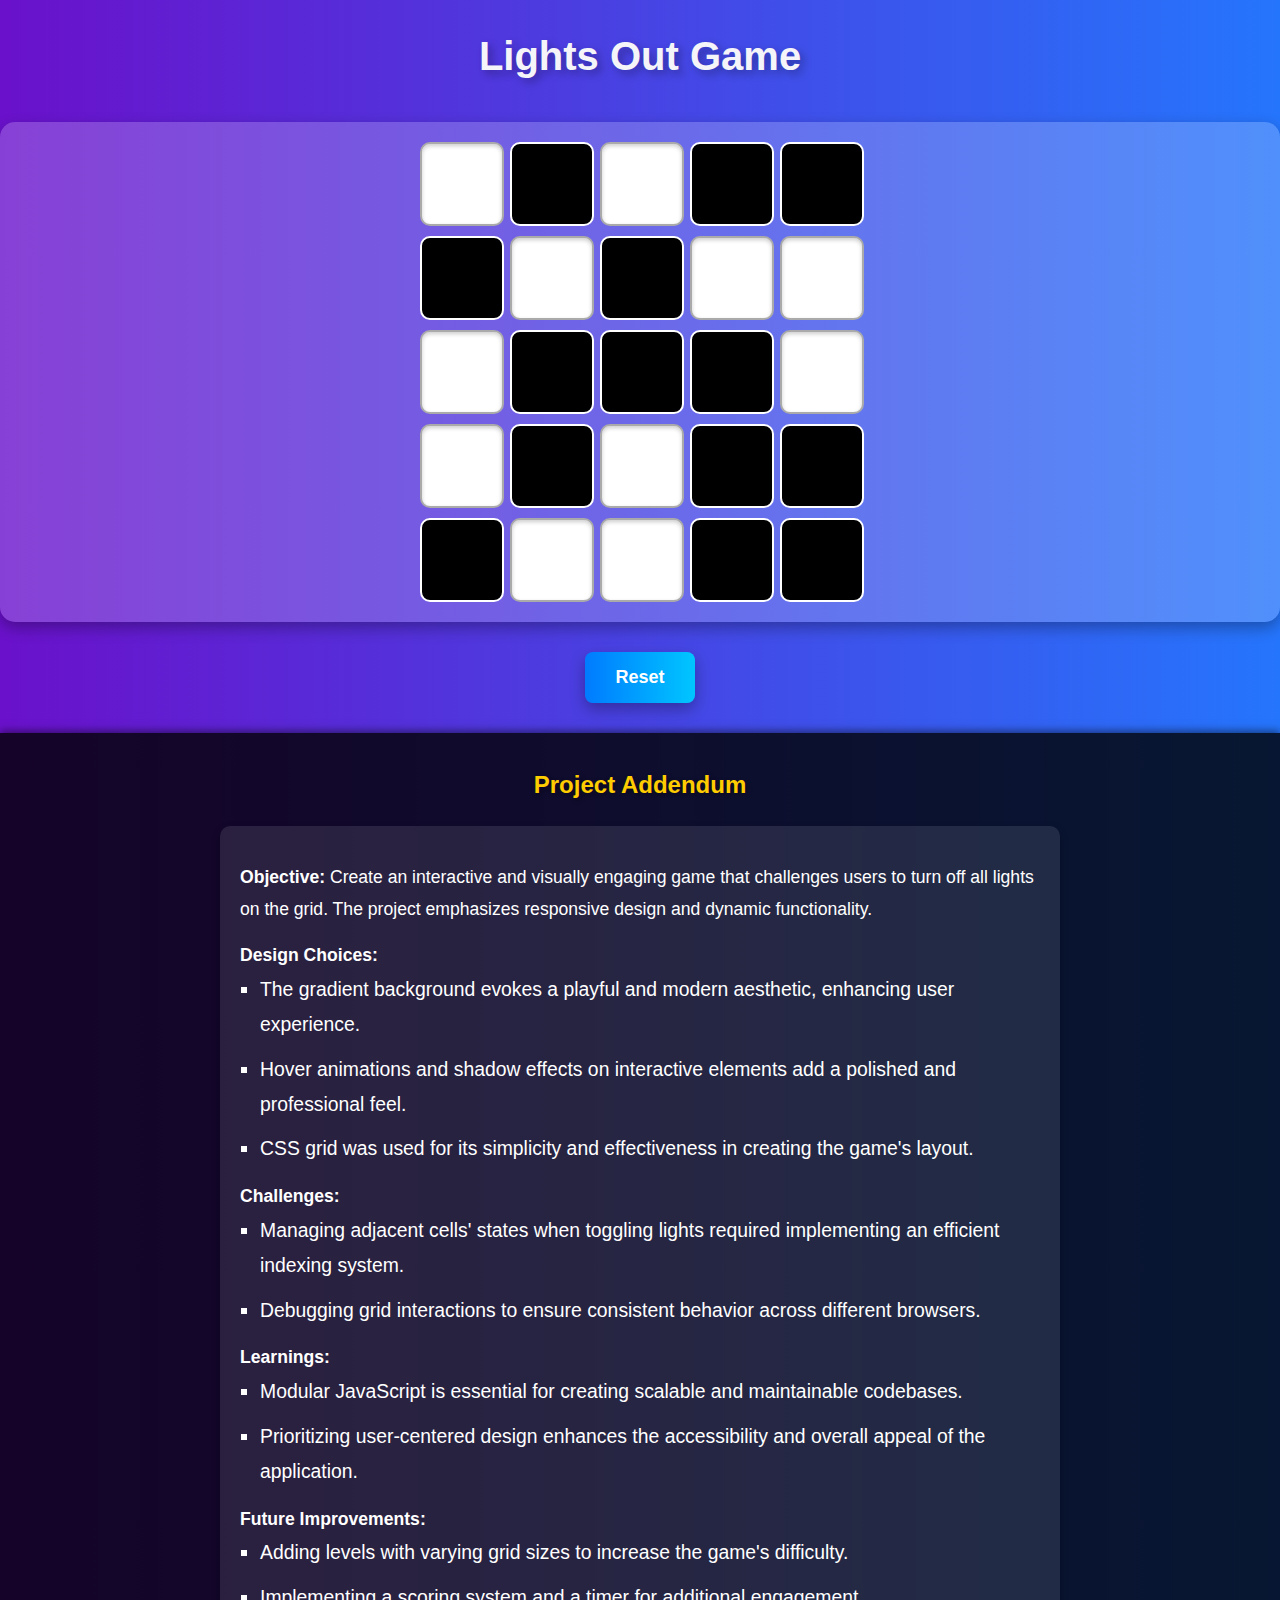
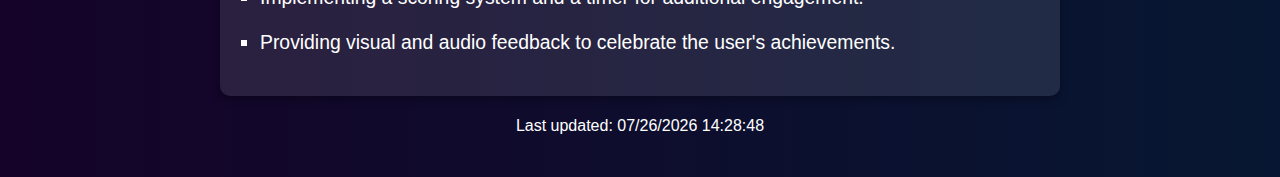
<file: final/index.html>
<!DOCTYPE html>
<html lang="en">
<head>
  <meta charset="UTF-8">
  <meta name="viewport" content="width=device-width, initial-scale=1.0">
  <title>Lights Out Game</title>
  <link rel="stylesheet" href="index.css">
</head>
<body>
  <h1>Lights Out Game</h1>
  <div id="game-board"></div>
  <button id="reset-button">Reset</button>
  <footer>
  <h2 style="text-align: center; color: #ffcc00; text-shadow: 2px 2px 5px rgba(0, 0, 0, 0.4);">Project Addendum</h2>
  <div style="max-width: 800px; margin: 0 auto; text-align: left; padding: 20px; background: rgba(255, 255, 255, 0.1); border-radius: 10px; box-shadow: 0px 4px 8px rgba(0, 0, 0, 0.3);">
    <ul style="list-style: none; padding: 0;">
      <li style="margin-bottom: 15px;">
        <strong>Objective:</strong> Create an interactive and visually engaging game that challenges users to turn off all lights on the grid. The project emphasizes responsive design and dynamic functionality.
      </li>
      <li style="margin-bottom: 15px;">
        <strong>Design Choices:</strong>
        <ul style="list-style: square; margin-left: 20px;">
          <li>The gradient background evokes a playful and modern aesthetic, enhancing user experience.</li>
          <li>Hover animations and shadow effects on interactive elements add a polished and professional feel.</li>
          <li>CSS grid was used for its simplicity and effectiveness in creating the game's layout.</li>
        </ul>
      </li>
      <li style="margin-bottom: 15px;">
        <strong>Challenges:</strong>
        <ul style="list-style: square; margin-left: 20px;">
          <li>Managing adjacent cells' states when toggling lights required implementing an efficient indexing system.</li>
          <li>Debugging grid interactions to ensure consistent behavior across different browsers.</li>
        </ul>
      </li>
      <li style="margin-bottom: 15px;">
        <strong>Learnings:</strong>
        <ul style="list-style: square; margin-left: 20px;">
          <li>Modular JavaScript is essential for creating scalable and maintainable codebases.</li>
          <li>Prioritizing user-centered design enhances the accessibility and overall appeal of the application.</li>
        </ul>
      </li>
      <li style="margin-bottom: 15px;">
        <strong>Future Improvements:</strong>
        <ul style="list-style: square; margin-left: 20px;">
          <li>Adding levels with varying grid sizes to increase the game's difficulty.</li>
          <li>Implementing a scoring system and a timer for additional engagement.</li>
          <li>Providing visual and audio feedback to celebrate the user's achievements.</li>
        </ul>
      </li>
    </ul>
  </div>

 <p>Last updated: 
            <span id="lastModified"></span>
        </p>
</footer>


  <script src="index.js"></script>
  <script type="text/javascript">
    var x = document.lastModified;
    document.getElementById('lastModified').textContent = x;
  </script>
</body>
</html>
</file>
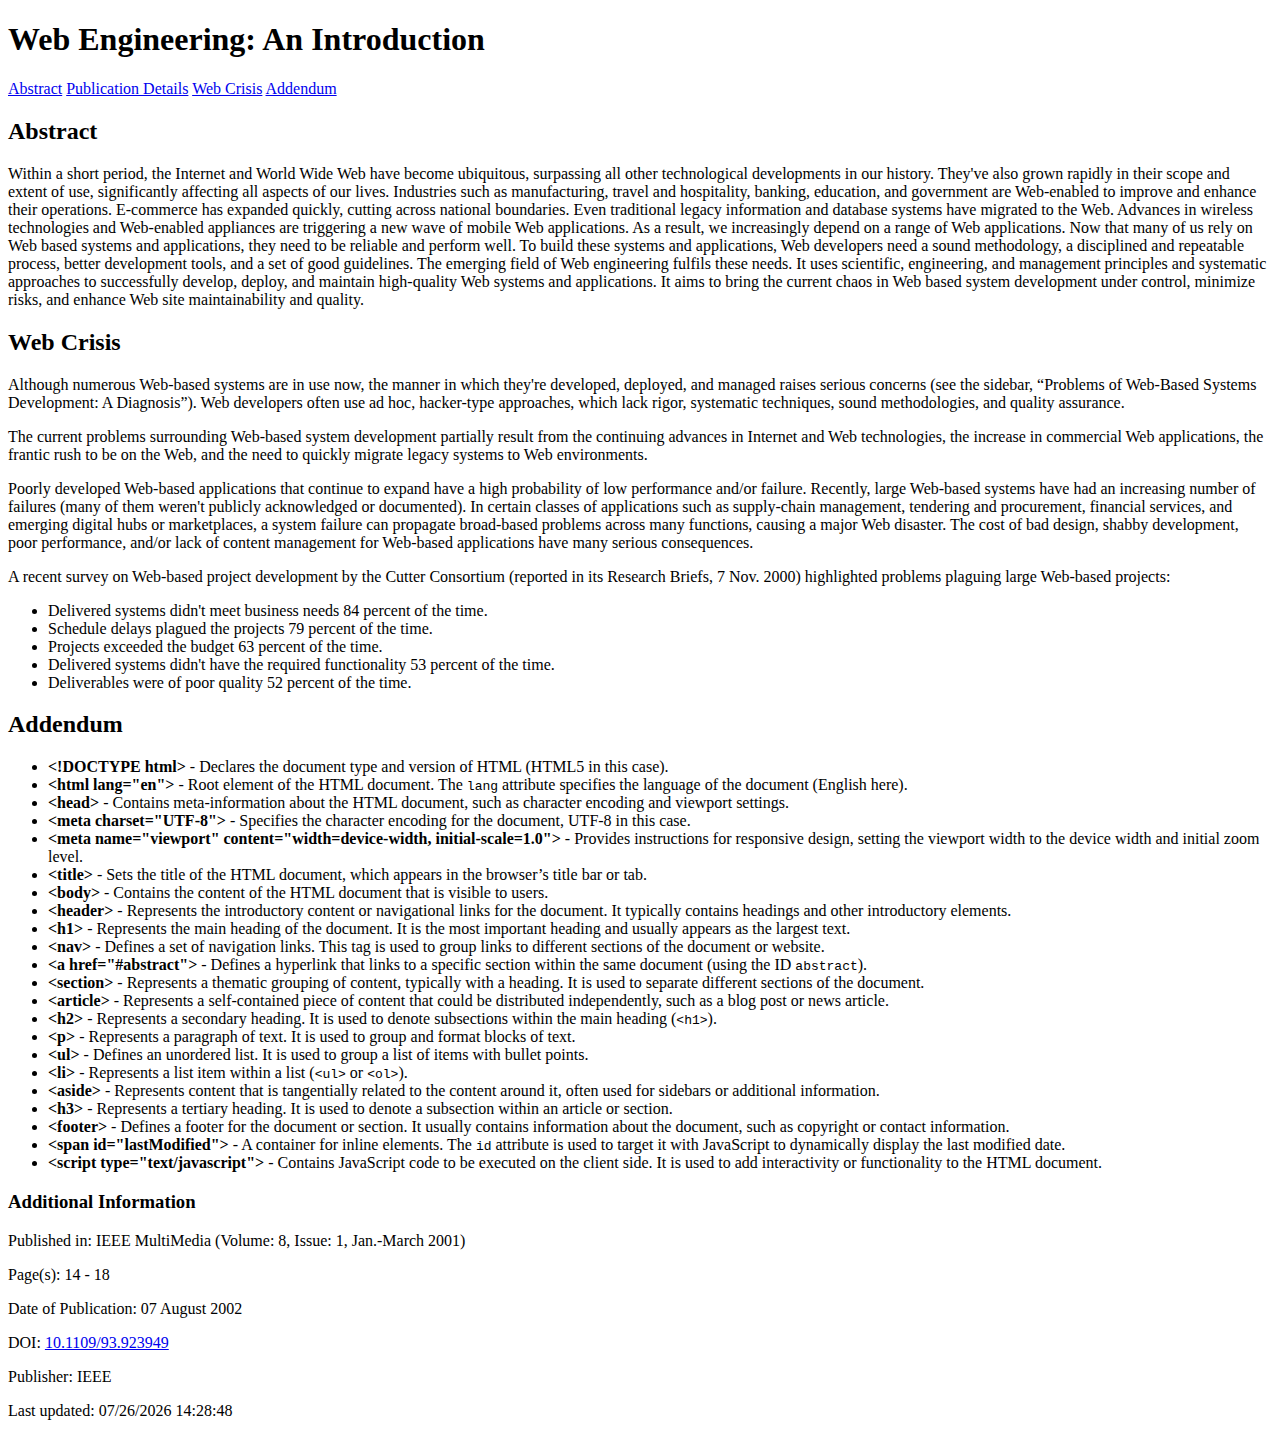
<file: lab-2/index.html>
<!DOCTYPE html>
<html lang="en">
<head>
    <meta charset="UTF-8">
    <meta name="viewport" content="width=device-width, initial-scale=1.0">
    <title>Web Engineering: An Introduction</title>
    </head>
<body>

    <header>
        <h1>Web Engineering: An Introduction</h1>
    </header>

    <nav>
        <a href="#abstract">Abstract</a>
        <a href="#publication">Publication Details</a>
        <a href="#web-crisis">Web Crisis</a>
        <a href="#addendum">Addendum</a>
    </nav>

    <section id="abstract">
        <article>
            <h2>Abstract</h2>
            <p>Within a short period, the Internet and World Wide Web have become ubiquitous, surpassing all other technological developments in our history. They've also grown rapidly in their scope and extent of use, significantly affecting all aspects of our lives. Industries such as manufacturing, travel and hospitality, banking, education, and government are Web-enabled to improve and enhance their operations. E-commerce has expanded quickly, cutting across national boundaries. Even traditional legacy information and database systems have migrated to the Web. Advances in wireless technologies and Web-enabled appliances are triggering a new wave of mobile Web applications. As a result, we increasingly depend on a range of Web applications. Now that many of us rely on Web based systems and applications, they need to be reliable and perform well. To build these systems and applications, Web developers need a sound methodology, a disciplined and repeatable process, better development tools, and a set of good guidelines. The emerging field of Web engineering fulfils these needs. It uses scientific, engineering, and management principles and systematic approaches to successfully develop, deploy, and maintain high-quality Web systems and applications. It aims to bring the current chaos in Web based system development under control, minimize risks, and enhance Web site maintainability and quality.</p>
        </article>
    </section>
    <section id="web-crisis">
        <article>
            <h2>Web Crisis</h2>
            <p>Although numerous Web-based systems are in use now, the manner in which they're developed, deployed, and managed raises serious concerns (see the sidebar, “Problems of Web-Based Systems Development: A Diagnosis”). Web developers often use ad hoc, hacker-type approaches, which lack rigor, systematic techniques, sound methodologies, and quality assurance.</p>
            <p>The current problems surrounding Web-based system development partially result from the continuing advances in Internet and Web technologies, the increase in commercial Web applications, the frantic rush to be on the Web, and the need to quickly migrate legacy systems to Web environments.</p>
            <p>Poorly developed Web-based applications that continue to expand have a high probability of low performance and/or failure. Recently, large Web-based systems have had an increasing number of failures (many of them weren't publicly acknowledged or documented). In certain classes of applications such as supply-chain management, tendering and procurement, financial services, and emerging digital hubs or marketplaces, a system failure can propagate broad-based problems across many functions, causing a major Web disaster. The cost of bad design, shabby development, poor performance, and/or lack of content management for Web-based applications have many serious consequences.</p>
            <p>A recent survey on Web-based project development by the Cutter Consortium (reported in its Research Briefs, 7 Nov. 2000) highlighted problems plaguing large Web-based projects:</p>
            <ul>
                <li>Delivered systems didn't meet business needs 84 percent of the time.</li>
                <li>Schedule delays plagued the projects 79 percent of the time.</li>
                <li>Projects exceeded the budget 63 percent of the time.</li>
                <li>Delivered systems didn't have the required functionality 53 percent of the time.</li>
                <li>Deliverables were of poor quality 52 percent of the time.</li>
            </ul>
        </article>
    </section>
    <section id="addendum">
    <article>
            <h2>Addendum</h2>
            <ul>
                <li><strong>&lt;!DOCTYPE html&gt;</strong> - Declares the document type and version of HTML (HTML5 in this case).</li>
                <li><strong>&lt;html lang="en"&gt;</strong> - Root element of the HTML document. The <code>lang</code> attribute specifies the language of the document (English here).</li>
                <li><strong>&lt;head&gt;</strong> - Contains meta-information about the HTML document, such as character encoding and viewport settings.</li>
                <li><strong>&lt;meta charset="UTF-8"&gt;</strong> - Specifies the character encoding for the document, UTF-8 in this case.</li>
                <li><strong>&lt;meta name="viewport" content="width=device-width, initial-scale=1.0"&gt;</strong> - Provides instructions for responsive design, setting the viewport width to the device width and initial zoom level.</li>
                <li><strong>&lt;title&gt;</strong> - Sets the title of the HTML document, which appears in the browser’s title bar or tab.</li>
                <li><strong>&lt;body&gt;</strong> - Contains the content of the HTML document that is visible to users.</li>
                <li><strong>&lt;header&gt;</strong> - Represents the introductory content or navigational links for the document. It typically contains headings and other introductory elements.</li>
                <li><strong>&lt;h1&gt;</strong> - Represents the main heading of the document. It is the most important heading and usually appears as the largest text.</li>
                <li><strong>&lt;nav&gt;</strong> - Defines a set of navigation links. This tag is used to group links to different sections of the document or website.</li>
                <li><strong>&lt;a href="#abstract"&gt;</strong> - Defines a hyperlink that links to a specific section within the same document (using the ID <code>abstract</code>).</li>
                <li><strong>&lt;section&gt;</strong> - Represents a thematic grouping of content, typically with a heading. It is used to separate different sections of the document.</li>
                <li><strong>&lt;article&gt;</strong> - Represents a self-contained piece of content that could be distributed independently, such as a blog post or news article.</li>
                <li><strong>&lt;h2&gt;</strong> - Represents a secondary heading. It is used to denote subsections within the main heading (<code>&lt;h1&gt;</code>).</li>
                <li><strong>&lt;p&gt;</strong> - Represents a paragraph of text. It is used to group and format blocks of text.</li>
                <li><strong>&lt;ul&gt;</strong> - Defines an unordered list. It is used to group a list of items with bullet points.</li>
                <li><strong>&lt;li&gt;</strong> - Represents a list item within a list (<code>&lt;ul&gt;</code> or <code>&lt;ol&gt;</code>).</li>
                <li><strong>&lt;aside&gt;</strong> - Represents content that is tangentially related to the content around it, often used for sidebars or additional information.</li>
                <li><strong>&lt;h3&gt;</strong> - Represents a tertiary heading. It is used to denote a subsection within an article or section.</li>
                <li><strong>&lt;footer&gt;</strong> - Defines a footer for the document or section. It usually contains information about the document, such as copyright or contact information.</li>
                <li><strong>&lt;span id="lastModified"&gt;</strong> - A container for inline elements. The <code>id</code> attribute is used to target it with JavaScript to dynamically display the last modified date.</li>
                <li><strong>&lt;script type="text/javascript"&gt;</strong> - Contains JavaScript code to be executed on the client side. It is used to add interactivity or functionality to the HTML document.</li>
            </ul>
        </article>
      </section>  

    <aside>
        <h3>Additional Information</h3>
        <p>Published in: IEEE MultiMedia (Volume: 8, Issue: 1, Jan.-March 2001)</p>
        <p>Page(s): 14 - 18</p>
        <p>Date of Publication: 07 August 2002</p>
        <p>DOI: <a href="https://doi.org/10.1109/93.923949" target="_blank">10.1109/93.923949</a></p>
        <p>Publisher: IEEE</p>
    </aside>

    <footer>
        <p>Last updated: 
            <span id="lastModified"></span>
        </p>
    </footer>
    <script type="text/javascript">
         var x = document.lastModified;
         document.getElementById('lastModified').textContent = x;
    </script>

</body>
</html>
</file>
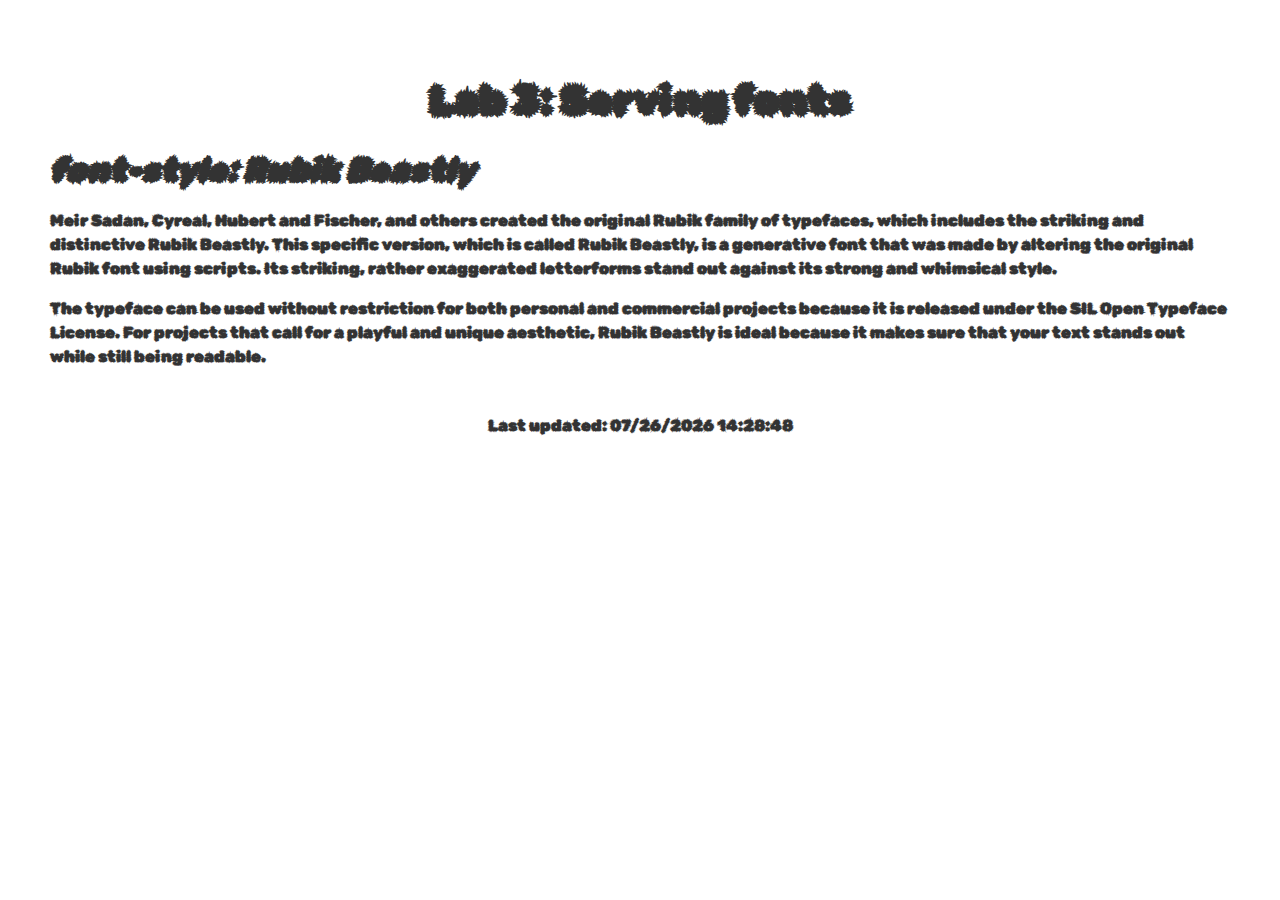
<file: lab-3/index.html>
<!DOCTYPE html>
<html lang="en">
<head>
    <meta charset="UTF-8">
    <meta name="viewport" content="width=device-width, initial-scale=1.0">
    <title>Lab 3: Serving fonts</title>
    <link rel="preconnect" href="https://fonts.googleapis.com">
    <link rel="preconnect" href="https://fonts.gstatic.com" crossorigin>
    <link href="https://fonts.googleapis.com/css2?family=Rubik+Beastly&display=swap" rel="stylesheet">
    <style>
        body {
            font-family: 'Rubik Beastly', sans-serif;
            margin: 25px;
            padding: 25px;
        }

        h1, h2, p, footer {
            font-family: 'Rubik Beastly', sans-serif;
            color: #333;
        }

        h1 {
            font-size: 2.5rem;
            text-align: center;
        }

        h2 {
            font-size: 2rem;
            font-style: italic;
            margin-bottom: 20px;
        }

        p {
            font-size: 1rem;
            line-height: 1.5;
        }

        footer {
            margin-top: 45px;
            text-align: center;
            font-size: 1rem;
            color: #666;
        }
    </style>
</head>
<body>

    <h1>Lab 3: Serving fonts</h1>
    <h2>font-style: Rubik Beastly</h2>

    <p>Meir Sadan, Cyreal, Hubert and Fischer, and others created the original Rubik family of typefaces, 
        which includes the striking and distinctive Rubik Beastly. This specific version, which is called Rubik Beastly, 
        is a generative font that was made by altering the original Rubik font using scripts. Its striking, 
        rather exaggerated letterforms stand out against its strong and whimsical style.
    </p>

    <p>The typeface can be used without restriction for both personal and commercial projects because it is released 
        under the SIL Open Typeface License. For projects that call for a playful and unique aesthetic, 
        Rubik Beastly is ideal because it makes sure that your text stands out while still being readable.
    </p>

    <footer>
        <p>Last updated: 
            <span id="lastModified"></span>
        </p>
    </footer>

    <script type="text/javascript">
        var x = document.lastModified;
        document.getElementById('lastModified').textContent = x;
    </script>
    
</body>
</html>
</file>
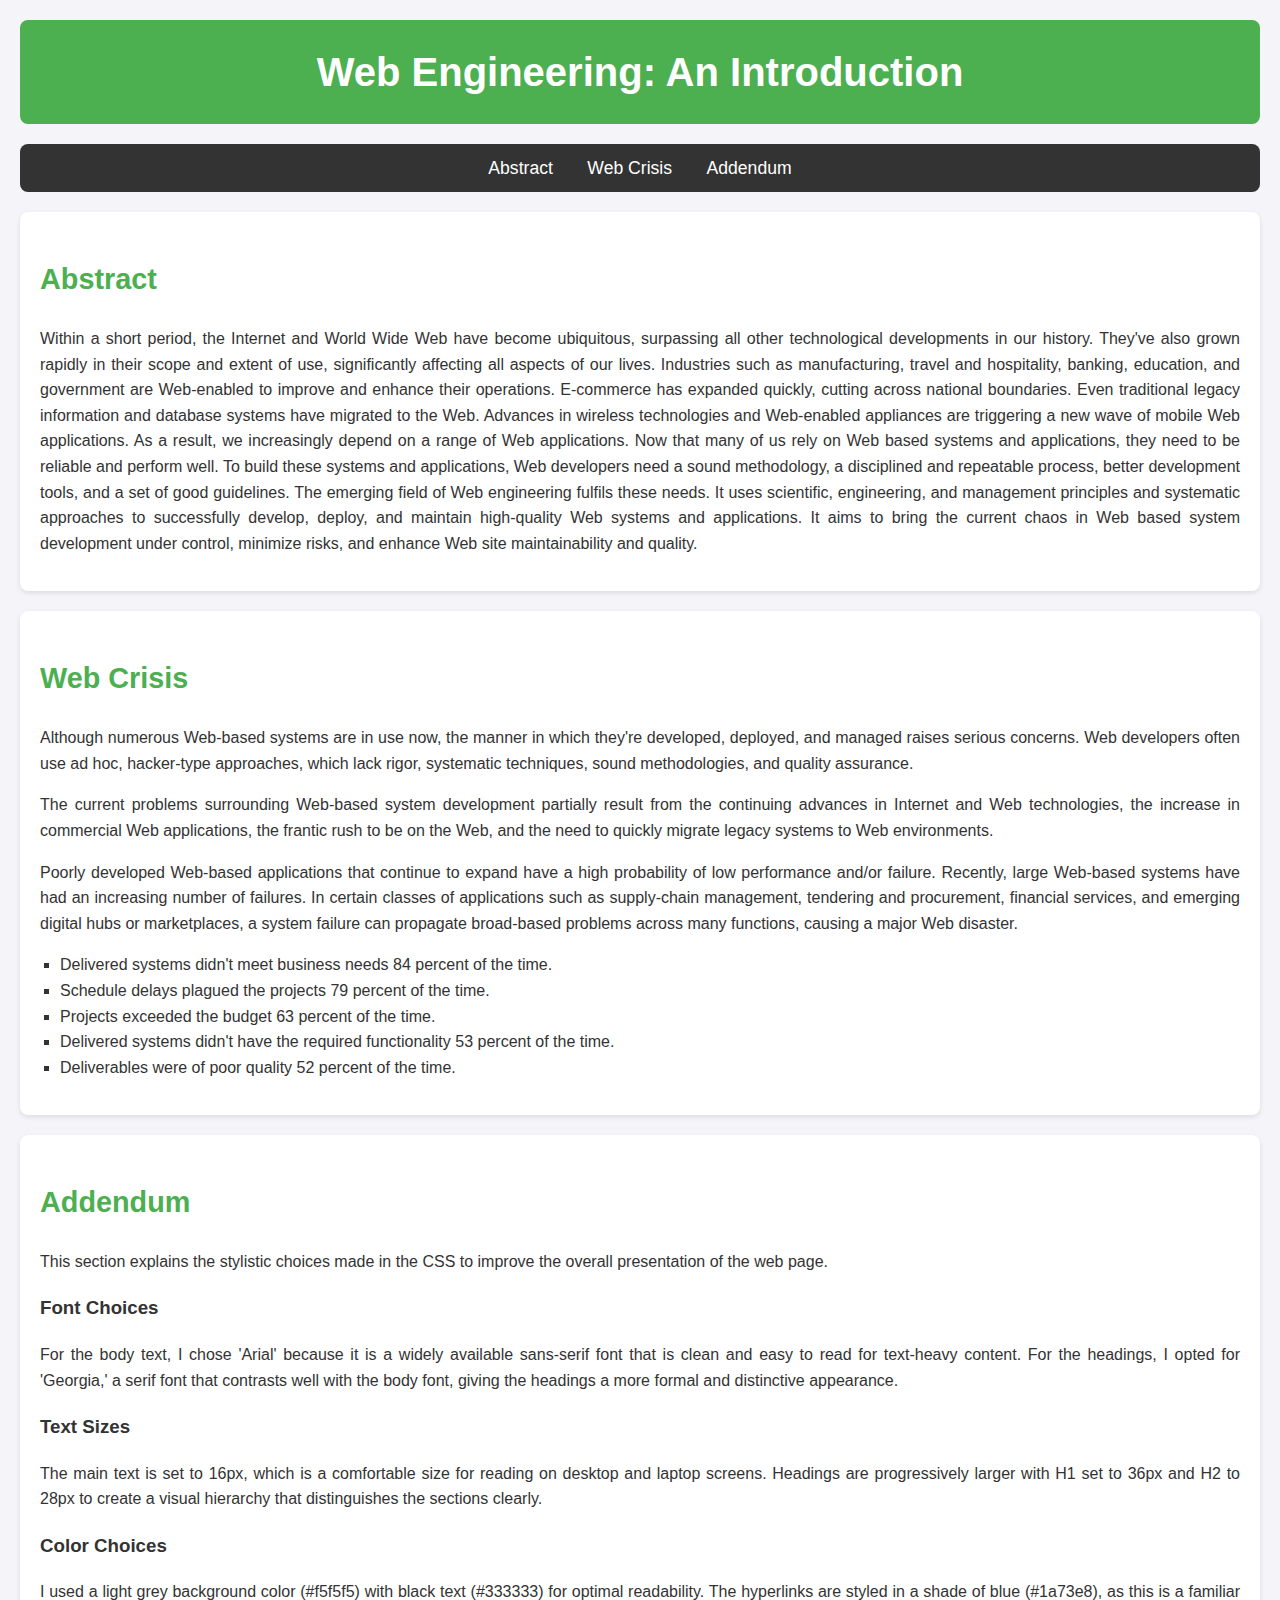
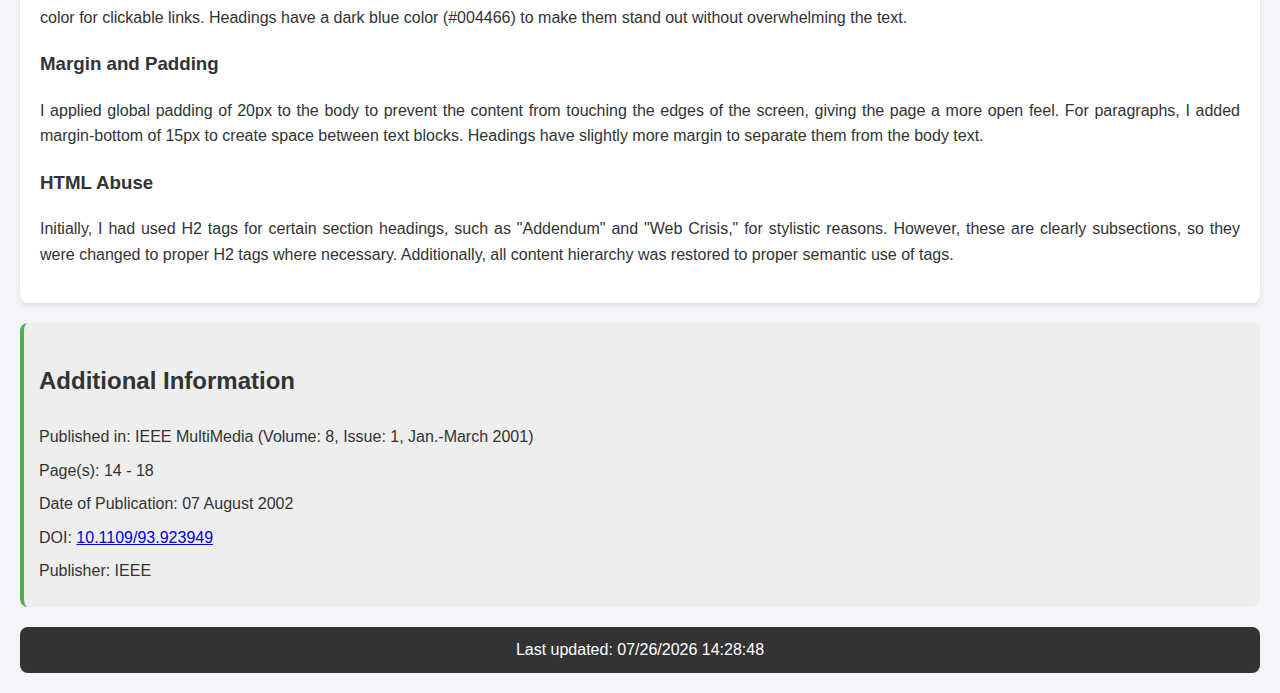
<file: lab-4/index.html>
<!DOCTYPE html>
<html lang="en">

<head>
    <meta charset="UTF-8">
    <meta name="viewport" content="width=device-width, initial-scale=1.0">
    <title>Web Engineering: An Introduction</title>
    <link rel="stylesheet" href="styles.css">
</head>

<body>

    <header>
        <h1>Web Engineering: An Introduction</h1>
    </header>

    <nav>
        <a href="#abstract">Abstract</a>
        
        <a href="#web-crisis">Web Crisis</a>
        <a href="#addendum">Addendum</a>
    </nav>

    <section id="abstract">
        <article>
            <h2>Abstract</h2>
            <p>Within a short period, the Internet and World Wide Web have become ubiquitous, surpassing all other technological developments in our history. They've also grown rapidly in their scope and extent of use, significantly affecting all aspects of our lives. Industries such as manufacturing, travel and hospitality, banking, education, and government are Web-enabled to improve and enhance their operations. E-commerce has expanded quickly, cutting across national boundaries. Even traditional legacy information and database systems have migrated to the Web. Advances in wireless technologies and Web-enabled appliances are triggering a new wave of mobile Web applications. As a result, we increasingly depend on a range of Web applications. Now that many of us rely on Web based systems and applications, they need to be reliable and perform well. To build these systems and applications, Web developers need a sound methodology, a disciplined and repeatable process, better development tools, and a set of good guidelines. The emerging field of Web engineering fulfils these needs. It uses scientific, engineering, and management principles and systematic approaches to successfully develop, deploy, and maintain high-quality Web systems and applications. It aims to bring the current chaos in Web based system development under control, minimize risks, and enhance Web site maintainability and quality.</p>
        </article>
    </section>

    <section id="web-crisis">
        <article>
            <h2>Web Crisis</h2>
            <p>Although numerous Web-based systems are in use now, the manner in which they're developed, deployed, and managed raises serious concerns. Web developers often use ad hoc, hacker-type approaches, which lack rigor, systematic techniques, sound methodologies, and quality assurance.</p>
            <p>The current problems surrounding Web-based system development partially result from the continuing advances in Internet and Web technologies, the increase in commercial Web applications, the frantic rush to be on the Web, and the need to quickly migrate legacy systems to Web environments.</p>
            <p>Poorly developed Web-based applications that continue to expand have a high probability of low performance and/or failure. Recently, large Web-based systems have had an increasing number of failures. In certain classes of applications such as supply-chain management, tendering and procurement, financial services, and emerging digital hubs or marketplaces, a system failure can propagate broad-based problems across many functions, causing a major Web disaster.</p>
            <ul>
                <li>Delivered systems didn't meet business needs 84 percent of the time.</li>
                <li>Schedule delays plagued the projects 79 percent of the time.</li>
                <li>Projects exceeded the budget 63 percent of the time.</li>
                <li>Delivered systems didn't have the required functionality 53 percent of the time.</li>
                <li>Deliverables were of poor quality 52 percent of the time.</li>
            </ul>
        </article>
    </section>

    <section id="addendum">
        <article>
            <h2>Addendum</h2>
            <p>This section explains the stylistic choices made in the CSS to improve the overall presentation of the web page.</p>
            <h3>Font Choices</h3>
            <p>For the body text, I chose 'Arial' because it is a widely available sans-serif font that is clean and easy to read for text-heavy content. For the headings, I opted for 'Georgia,' a serif font that contrasts well with the body font, giving the headings a more formal and distinctive appearance.</p>

            <h3>Text Sizes</h3>
            <p>The main text is set to 16px, which is a comfortable size for reading on desktop and laptop screens. Headings are progressively larger with H1 set to 36px and H2 to 28px to create a visual hierarchy that distinguishes the sections clearly.</p>

            <h3>Color Choices</h3>
            <p>I used a light grey background color (#f5f5f5) with black text (#333333) for optimal readability. The hyperlinks are styled in a shade of blue (#1a73e8), as this is a familiar color for clickable links. Headings have a dark blue color (#004466) to make them stand out without overwhelming the text.</p>

            <h3>Margin and Padding</h3>
            <p>I applied global padding of 20px to the body to prevent the content from touching the edges of the screen, giving the page a more open feel. For paragraphs, I added margin-bottom of 15px to create space between text blocks. Headings have slightly more margin to separate them from the body text.</p>

            <h3>HTML Abuse</h3>
            <p>Initially, I had used H2 tags for certain section headings, such as "Addendum" and "Web Crisis," for stylistic reasons. However, these are clearly subsections, so they were changed to proper H2 tags where necessary. Additionally, all content hierarchy was restored to proper semantic use of tags.</p>
        </article>
    </section>

    <aside>
        <h3>Additional Information</h3>
        <p>Published in: IEEE MultiMedia (Volume: 8, Issue: 1, Jan.-March 2001)</p>
        <p>Page(s): 14 - 18</p>
        <p>Date of Publication: 07 August 2002</p>
        <p>DOI: <a href="https://doi.org/10.1109/93.923949" target="_blank">10.1109/93.923949</a></p>
        <p>Publisher: IEEE</p>
    </aside>

    <footer>
        <p>Last updated:
            <span id="lastModified"></span>
        </p>
    </footer>

    <script type="text/javascript">
        var x = document.lastModified;
        document.getElementById('lastModified').textContent = x;
    </script>

</body>

</html>
</file>
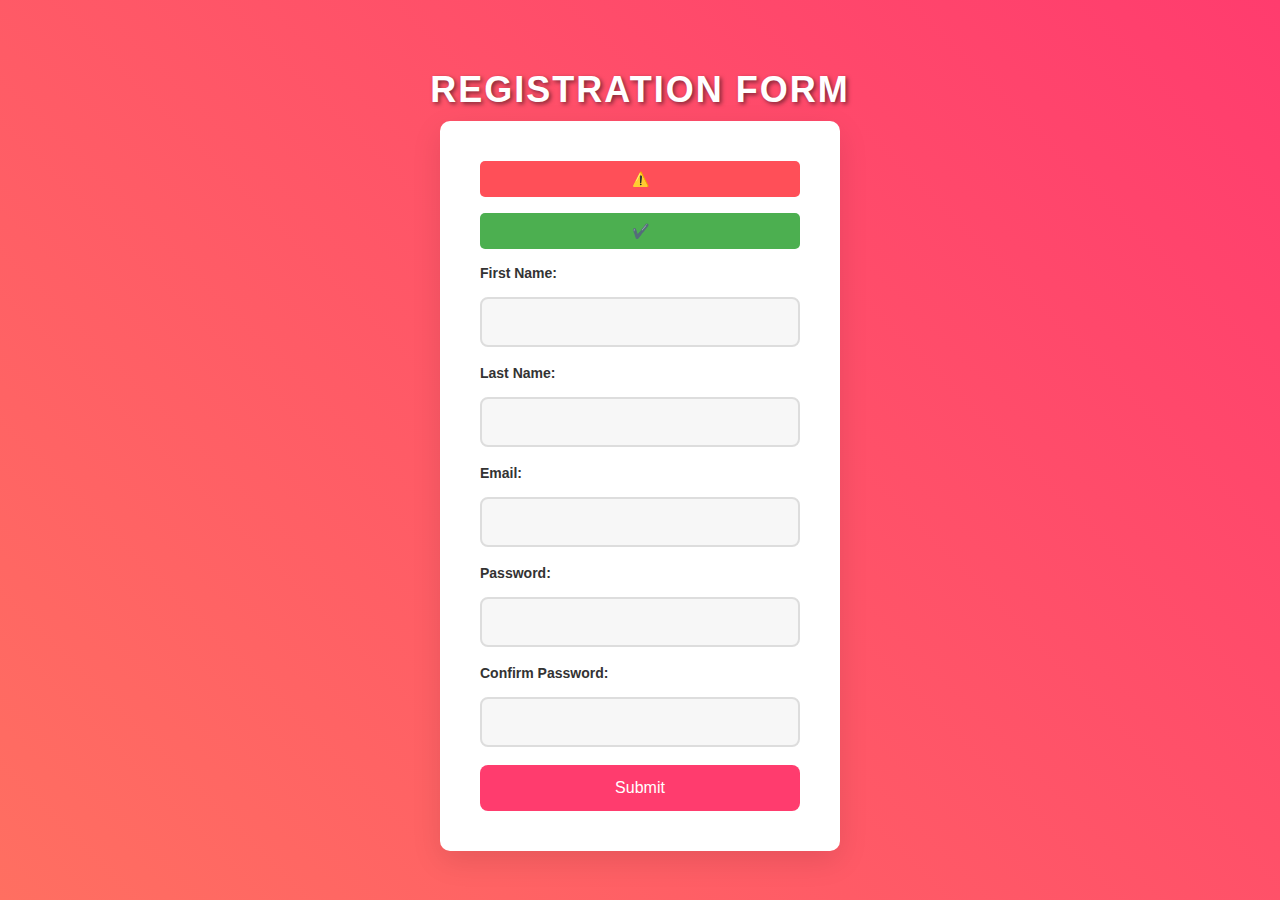
<file: lab-8/index.html>
<!DOCTYPE html>
<html lang="en">
<head>
    <meta charset="UTF-8">
    <meta name="viewport" content="width=device-width, initial-scale=1.0">
    <title>Registration Form</title>
    <style>
        /* Base Reset */
        * {
            margin: 0;
            padding: 0;
            box-sizing: border-box;
        }

        body {
            font-family: 'Arial', sans-serif;
            background: linear-gradient(45deg, #ff6f61, #ff3c6e);
            display: flex;
            justify-content: center;
            align-items: center; /* Centers form vertically */
            height: 100vh;
            flex-direction: column; /* Stack elements vertically */
            padding: 0 20px;
        }

        h2 {
            font-size: 36px;
            text-align: center;
            color: #fff;
            margin-bottom: 30px;
            font-weight: 700;
            position: relative;
            top: 20px;
            text-transform: uppercase;
            letter-spacing: 2px;
            text-shadow: 2px 2px 4px rgba(0, 0, 0, 0.5);
        }

        form {
            background: #fff;
            padding: 40px;
            border-radius: 10px;
            box-shadow: 0 10px 30px rgba(0, 0, 0, 0.1);
            width: 100%;
            max-width: 400px;
            transition: transform 0.3s ease-in-out;
        }

        form:hover {
            transform: translateY(-10px);
        }

        label {
            display: block;
            font-size: 14px;
            font-weight: 600;
            color: #333;
            margin-bottom: 8px;
        }

        input[type="text"],
        input[type="email"],
        input[type="password"] {
            width: 100%;
            padding: 14px;
            margin: 8px 0 18px 0;
            border: 2px solid #ddd;
            border-radius: 8px;
            font-size: 16px;
            color: #333;
            background-color: #f7f7f7;
            transition: border-color 0.3s ease-in-out, background-color 0.3s ease-in-out;
        }

        input[type="text"]:focus,
        input[type="email"]:focus,
        input[type="password"]:focus {
            border-color: #ff3c6e;
            background-color: #fff;
            outline: none;
        }

        input[type="submit"] {
            background-color: #ff3c6e;
            color: #fff;
            padding: 14px;
            border: none;
            border-radius: 8px;
            cursor: pointer;
            width: 100%;
            font-size: 16px;
            transition: background-color 0.3s ease-in-out, transform 0.2s ease;
        }

        input[type="submit"]:hover {
            background-color: #ff6f61;
            transform: scale(1.05);
        }

        .error,
        .success {
            text-align: center;
            font-size: 14px;
            margin-bottom: 16px;
            padding: 10px;
            border-radius: 5px;
        }

        .error {
            background-color: #ff4f58;
            color: #fff;
        }

        .success {
            background-color: #4caf50;
            color: #fff;
        }

        .error::before {
            content: "⚠️ ";
        }

        .success::before {
            content: "✔️ ";
        }

        /* Animation for form fields */
        input[type="text"],
        input[type="email"],
        input[type="password"] {
            animation: fadeIn 0.8s ease-in-out;
        }

        @keyframes fadeIn {
            0% {
                opacity: 0;
                transform: translateY(20px);
            }
            100% {
                opacity: 1;
                transform: translateY(0);
            }
        }

        /* Responsive Design */
        @media screen and (max-width: 768px) {
            body {
                padding: 0 10px;
            }

            h2 {
                font-size: 28px;
                margin-bottom: 20px;
            }

            form {
                max-width: 90%;
                padding: 30px;
            }

            input[type="text"],
            input[type="email"],
            input[type="password"],
            input[type="submit"] {
                font-size: 14px;
            }

            label {
                font-size: 12px;
            }
        }

        @media screen and (max-width: 480px) {
            h2 {
                font-size: 24px;
            }

            form {
                padding: 20px;
            }

            input[type="text"],
            input[type="email"],
            input[type="password"],
            input[type="submit"] {
                font-size: 13px;
            }

            label {
                font-size: 10px;
            }
        }
    </style>
    <script>
        // JavaScript form validation function
        function validateForm() {
            // Clear previous error messages
            document.getElementById('errorMessage').innerHTML = '';
            document.getElementById('successMessage').innerHTML = '';

            // Get form elements
            var firstName = document.getElementById('firstName').value;
            var lastName = document.getElementById('lastName').value;
            var email = document.getElementById('email').value;
            var password = document.getElementById('password').value;
            var confirmPassword = document.getElementById('confirmPassword').value;
            var errorMessage = "";

            // Check for empty fields
            if (firstName == "" || lastName == "" || email == "" || password == "" || confirmPassword == "") {
                errorMessage += "All fields must be filled out.<br>";
            }

            // Check email validity
            var emailPattern = /^[a-zA-Z0-9._%+-]+@[a-zA-Z0-9.-]+\.[a-zA-Z]{2,}$/;
            if (!emailPattern.test(email)) {
                errorMessage += "Please enter a valid email address.<br>";
            }

            // Check if passwords match
            if (password !== confirmPassword) {
                errorMessage += "Passwords do not match.<br>";
            }

            // Display error messages or success message
            if (errorMessage != "") {
                document.getElementById('errorMessage').innerHTML = errorMessage;
                return false;
            } else {
                document.getElementById('successMessage').innerHTML = "Form submitted successfully!";
                return true;
            }
        }

        // Sanitize input to prevent XSS
        function sanitizeInput(input) {
            return input.replace(/</g, "&lt;").replace(/>/g, "&gt;").replace(/"/g, "&quot;").replace(/'/g, "&#039;");
        }
    </script>
</head>
<body>

    <h2>Registration Form</h2>
    <form action="your_server_script.php" method="POST" onsubmit="return validateForm()">
        <!-- Display error message -->
        <div id="errorMessage" class="error"></div>
        
        <!-- Display success message -->
        <div id="successMessage" class="success"></div>

        <label for="firstName">First Name:</label>
        <input type="text" id="firstName" name="firstName">

        <label for="lastName">Last Name:</label>
        <input type="text" id="lastName" name="lastName">

        <label for="email">Email:</label>
        <input type="email" id="email" name="email">

        <label for="password">Password:</label>
        <input type="password" id="password" name="password">

        <label for="confirmPassword">Confirm Password:</label>
        <input type="password" id="confirmPassword" name="confirmPassword">

        <input type="submit" value="Submit">
    </form>

</body>
</html>
</file>
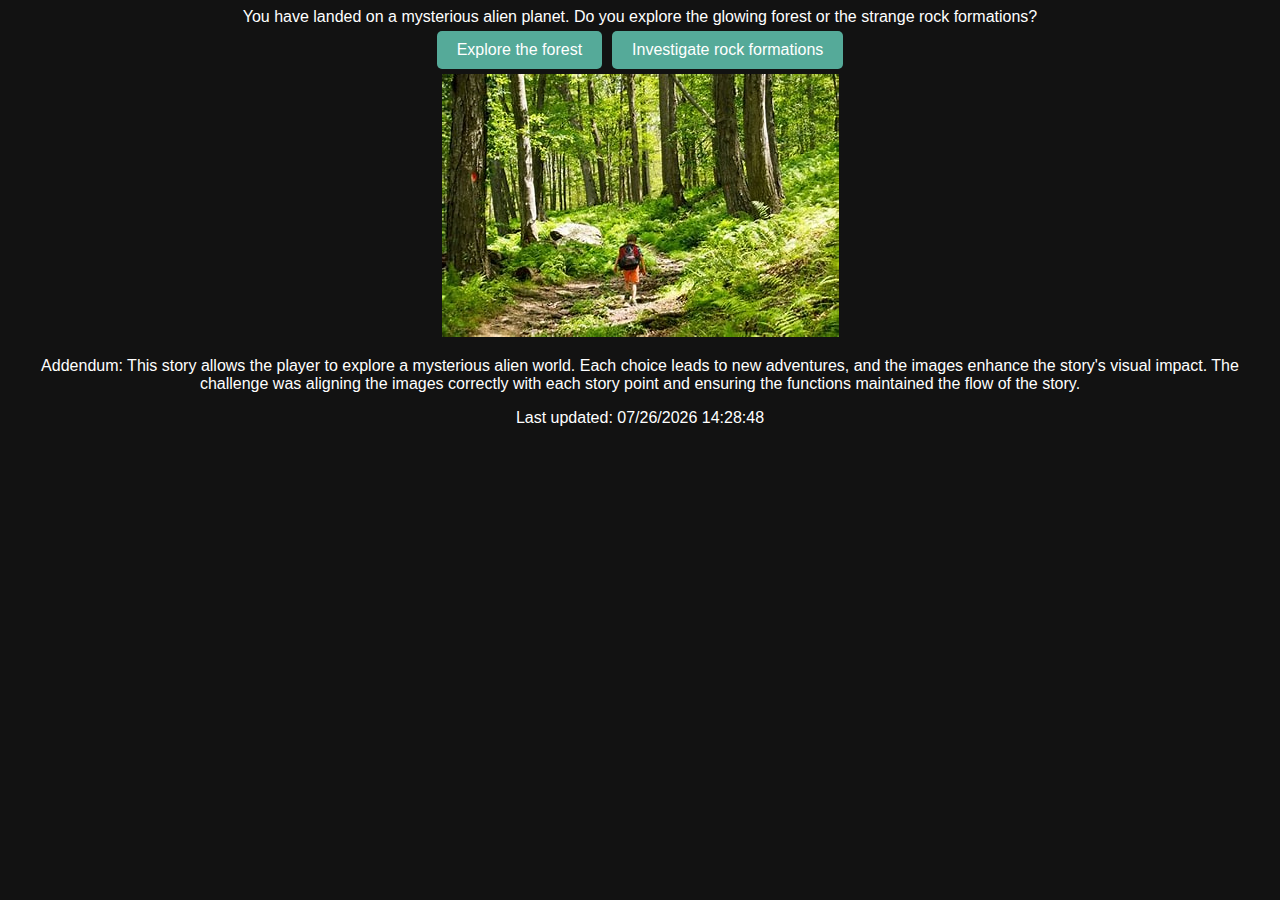
<file: mid-term-project/index.html>
<!DOCTYPE html>
<html lang="en">
<head>
    <meta charset="UTF-8">
    <title>Alien Planet Adventure</title>
    <link rel="stylesheet" href="index.css">
</head>
<body>
    <div id="story"></div>
    <div id="choices"></div>
    <div id="image-container"></div>
    <footer>
        <p>Addendum: This story allows the player to explore a mysterious alien world. Each choice leads to new adventures, and the images enhance the story's visual impact. The challenge was aligning the images correctly with each story point and ensuring the functions maintained the flow of the story.</p>
        <p>Last updated: <span id="lastModified"></span></p>
    </footer>

    <script>
        var x = document.lastModified;
        document.getElementById('lastModified').textContent = x;
    </script>
    <script src="index.js"></script>
</body>
</html>
</file>
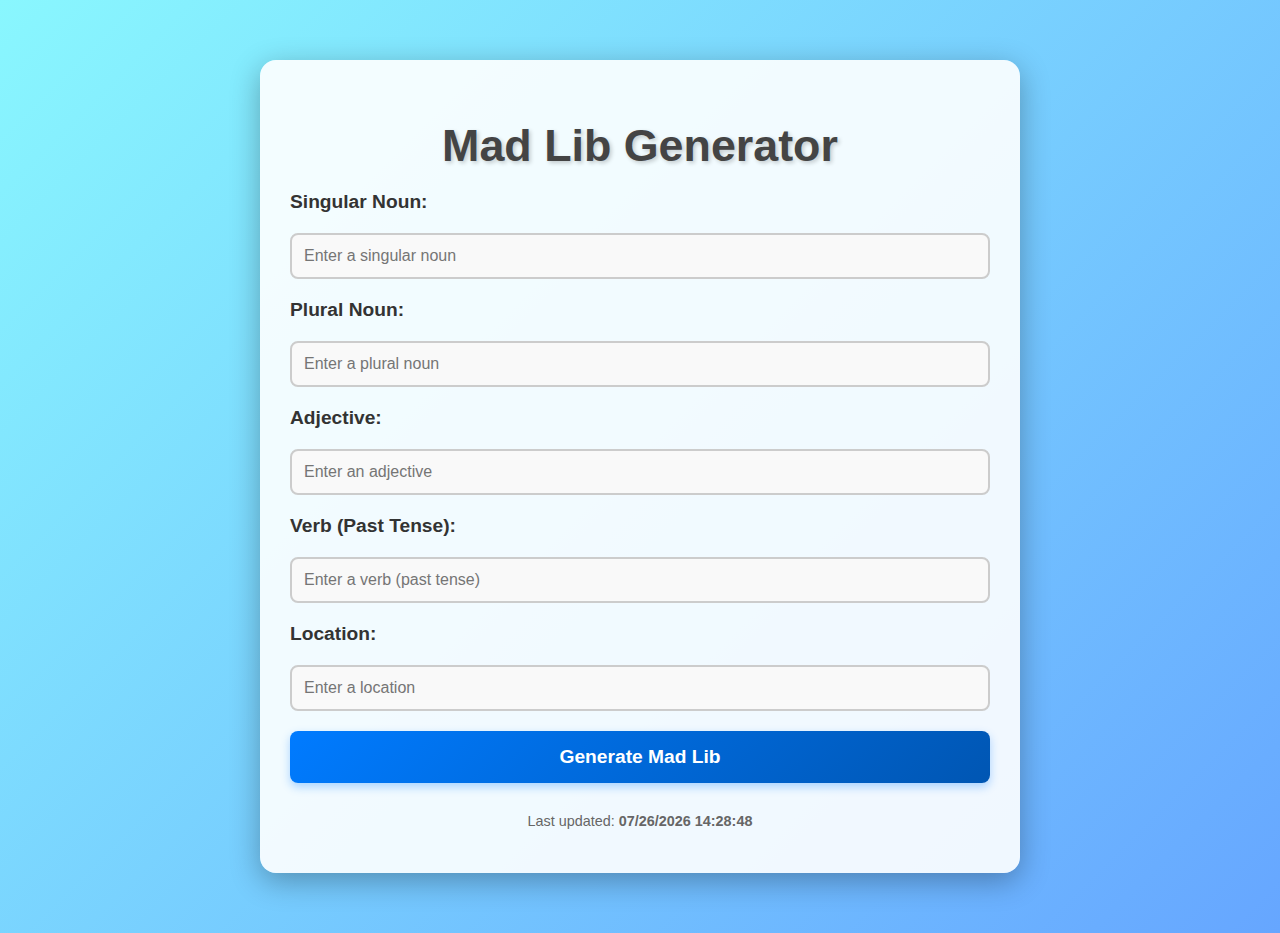
<file: LAB-7/public/ITC505/lab-7/index.html>
<!DOCTYPE html>
<html lang="en">
<head>
  <meta charset="UTF-8">
  <meta name="viewport" content="width=device-width, initial-scale=1.0">
  <title>Mad Lib Generator</title>
  <style>
    /* General Styles */
    body {
      font-family: 'Arial', sans-serif;
      margin: 0;
      padding: 0;
      background: linear-gradient(135deg, #89f7fe, #66a6ff);
      color: #333;
      animation: backgroundShift 15s infinite alternate;
    }

    .container {
      max-width: 700px;
      margin: 60px auto;
      padding: 30px;
      background: rgba(255, 255, 255, 0.9);
      border-radius: 16px;
      box-shadow: 0 8px 30px rgba(0, 0, 0, 0.3);
      animation: slideIn 1s ease-out;
    }

    h1 {
      text-align: center;
      font-size: 2.8rem;
      margin-bottom: 20px;
      color: #444;
      text-shadow: 2px 2px 4px rgba(0, 0, 0, 0.2);
    }

    form {
      display: flex;
      flex-direction: column;
      gap: 20px;
    }

    label {
      font-size: 1.2rem;
      font-weight: bold;
      color: #333;
    }

    input {
      padding: 12px;
      font-size: 1rem;
      border: 2px solid #ccc;
      border-radius: 8px;
      background: #f9f9f9;
      transition: all 0.3s ease;
    }

    input:hover {
      border-color: #007BFF;
    }

    input:focus {
      border-color: #007BFF;
      box-shadow: 0 0 8px rgba(0, 123, 255, 0.5);
      outline: none;
    }

    button {
      padding: 15px;
      font-size: 1.2rem;
      font-weight: bold;
      color: white;
      background: linear-gradient(135deg, #007BFF, #0056b3);
      border: none;
      border-radius: 8px;
      cursor: pointer;
      transition: all 0.3s ease;
      box-shadow: 0 4px 10px rgba(0, 123, 255, 0.3);
    }

    button:hover {
      background: linear-gradient(135deg, #0056b3, #003d80);
      transform: scale(1.05);
      box-shadow: 0 6px 15px rgba(0, 123, 255, 0.5);
    }

    footer {
      margin-top: 30px;
      text-align: center;
      font-size: 0.9rem;
      color: #666;
    }

    footer span {
      font-weight: bold;
    }

    /* Background Animation */
    @keyframes backgroundShift {
      0% {
        background: linear-gradient(135deg, #89f7fe, #66a6ff);
      }
      50% {
        background: linear-gradient(135deg, #fbc2eb, #a6c1ee);
      }
      100% {
        background: linear-gradient(135deg, #ff9a9e, #fad0c4);
      }
    }

    /* Container Slide-In Animation */
    @keyframes slideIn {
      from {
        opacity: 0;
        transform: translateY(-20px);
      }
      to {
        opacity: 1;
        transform: translateY(0);
      }
    }
  </style>
</head>
<body>
  <div class="container">
    <h1>Mad Lib Generator</h1>
    <form method="POST" action="/ITC505/lab-7/index.html">
      <label for="noun">Singular Noun:</label>
      <input type="text" id="noun" name="noun" placeholder="Enter a singular noun" required>
      
      <label for="pluralNoun">Plural Noun:</label>
      <input type="text" id="pluralNoun" name="pluralNoun" placeholder="Enter a plural noun" required>
      
      <label for="adjective">Adjective:</label>
      <input type="text" id="adjective" name="adjective" placeholder="Enter an adjective" required>
      
      <label for="verb">Verb (Past Tense):</label>
      <input type="text" id="verb" name="verb" placeholder="Enter a verb (past tense)" required>
      
      <label for="location">Location:</label>
      <input type="text" id="location" name="location" placeholder="Enter a location" required>
      
      <button type="submit">Generate Mad Lib</button>
    </form>
    <footer>
      <p>Last updated: <span id="lastModified"></span></p>
    </footer>
  </div>
  <script>
    document.getElementById('lastModified').textContent = document.lastModified;
  </script>
</body>
</html>
</file>
<file: final/index.css>
/* General Body Styling */
body {
  font-family: 'Roboto', sans-serif;
  text-align: center;
  margin: 0;
  padding: 0;
  background: linear-gradient(to right, #6a11cb, #2575fc);
  color: #ffffff;
  line-height: 1.8;
}

/* Headings */
h1 {
  margin-top: 20px;
  color: #f4f4f9;
  font-size: 2.5em;
  text-shadow: 4px 4px 8px rgba(0, 0, 0, 0.3);
  font-weight: bold;
}

/* Game Board Styling */
#game-board {
  display: grid;
  grid-template-columns: repeat(5, 80px);
  gap: 10px;
  justify-content: center;
  margin: 30px auto;
  padding: 20px;
  background: rgba(255, 255, 255, 0.2);
  border-radius: 15px;
  box-shadow: 0px 6px 15px rgba(0, 0, 0, 0.3);
}

/* Individual Squares */
.square {
  width: 80px;
  height: 80px;
  border: 2px solid #ffffff;
  background-color: #000000;
  cursor: pointer;
  transition: all 0.3s ease;
  border-radius: 10px;
}

.square:hover {
  transform: scale(1.2);
  background-color: #ff5722;
  border-color: #ffffff;
  box-shadow: 0px 4px 10px rgba(255, 87, 34, 0.6);
}

.square.is-off {
  background-color: #ffffff;
  border-color: #aaaaaa;
  box-shadow: inset 0px 2px 4px rgba(0, 0, 0, 0.2);
}

/* Buttons */
button {
  padding: 15px 30px;
  font-size: 18px;
  font-weight: bold;
  cursor: pointer;
  color: #ffffff;
  background: linear-gradient(to right, #007bff, #00c6ff);
  border: none;
  border-radius: 8px;
  transition: all 0.3s ease;
  box-shadow: 0px 6px 15px rgba(0, 0, 0, 0.3);
}

button:hover {
  background: linear-gradient(to right, #0056b3, #0096d6);
  transform: scale(1.1);
  box-shadow: 0px 8px 20px rgba(0, 0, 0, 0.4);
}

button:active {
  background: #003f8a;
}

/* Footer Styling */
footer {
  margin-top: 30px;
  padding: 20px 0;
  background: rgba(0, 0, 0, 0.8);
  color: #ffffff;
  font-size: 1em;
  box-shadow: 0px -2px 8px rgba(0, 0, 0, 0.5);
}

footer ul {
  list-style: none;
  padding: 0;
}

footer li {
  margin-bottom: 10px;
  font-size: 1.1em;
  text-align: left;
}

footer h2 {
  margin-top: 10px;
  font-size: 1.5em;
  color: #ffcc00;
  text-shadow: 2px 2px 5px rgba(0, 0, 0, 0.4);
}

/* Responsive Design */
@media (max-width: 600px) {
  #game-board {
    grid-template-columns: repeat(3, 80px);
    gap: 10px;
  }

  .square {
    width: 70px;
    height: 70px;
  }

  button {
    font-size: 16px;
    padding: 10px 20px;
  }
}
</file>
<file: lab-4/styles.css>
/* General Styling */
body {
    font-family: Arial, sans-serif;
    background-color: #f4f4f9;
    color: #333;
    margin: 0;
    padding: 20px;
    line-height: 1.6;
}

/* Header Styling */
header {
    background-color: #4caf50;
    padding: 20px;
    text-align: center;
    color: white;
    border-radius: 8px;
}

header h1 {
    font-size: 2.5em;
    margin: 0;
}

/* Navigation Styling */
nav {
    margin-top: 20px;
    background-color: #333;
    padding: 10px;
    border-radius: 8px;
    text-align: center;
}

nav a {
    color: white;
    text-decoration: none;
    margin: 0 15px;
    font-size: 1.1em;
}

nav a:hover {
    text-decoration: underline;
}

/* Section and Article Styling */
section {
    margin-top: 20px;
    padding: 20px;
    background-color: white;
    border-radius: 8px;
    box-shadow: 0 2px 5px rgba(0, 0, 0, 0.1);
}

section h2 {
    color: #4caf50;
    font-size: 1.8em;
}

section p {
    margin-bottom: 15px;
    text-align: justify;
}

ul {
    list-style-type: square;
    padding-left: 20px;
    margin-bottom: 15px;
}

/* Addendum Section */
#addendum ul {
    list-style-type: disc;
    padding-left: 20px;
}

/* Aside Styling */
aside {
    margin-top: 20px;
    padding: 15px;
    background-color: #eee;
    border-left: 4px solid #4caf50;
    border-radius: 8px;
}

aside h3 {
    color: #333;
    font-size: 1.5em;
}

aside p {
    margin: 8px 0;
}

/* Footer Styling */
footer {
    margin-top: 20px;
    padding: 10px;
    background-color: #333;
    text-align: center;
    color: white;
    border-radius: 8px;
}

footer p {
    margin: 0;
}
</file>
<file: mid-term-project/index.css>
body {
    font-family: 'Arial', sans-serif;
    text-align: center;
    background-color: #121212;
    color: #ffffff;
}

button {
    padding: 10px 20px;
    margin: 5px;
    font-size: 16px;
    background-color: #5A9;
    color: #fff;
    border: none;
    cursor: pointer;
    border-radius: 5px;
}

button:hover {
    background-color: #46A3A3;
}

#image-container img {
    max-width: 100%;
    height: auto;
}
</file>
